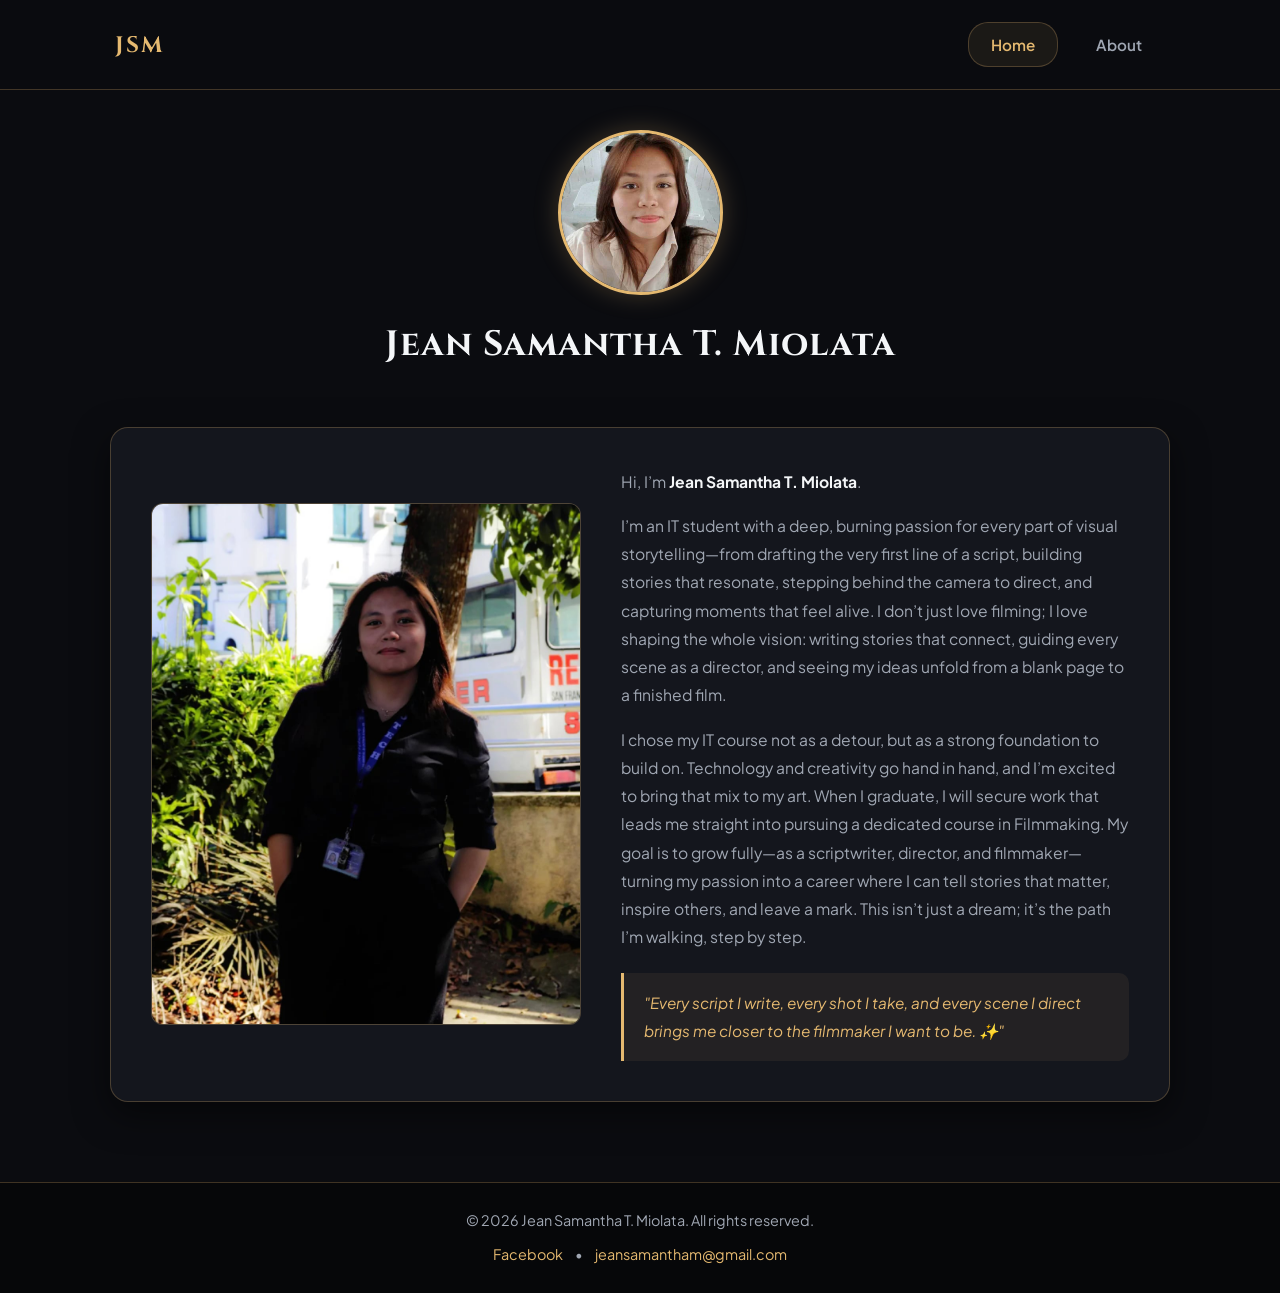
<file: index.html>
<!DOCTYPE html>
<html lang="en">
<head>
    <meta charset="UTF-8">
    <meta name="viewport" content="width=device-width, initial-scale=1.0">
    <title>Jean Samantha T. Miolata - Home</title>
   
    <link rel="preconnect" href="https://fonts.googleapis.com">
    <link rel="preconnect" href="https://fonts.gstatic.com" crossorigin>
    <link href="https://fonts.googleapis.com/css2?family=Cinzel:wght@600;700&family=Plus+Jakarta+Sans:wght@300;400;500;600&display=swap" rel="stylesheet">
    
    <link rel="icon" type="image/png" href="IMG/spider-man-comic-new-logo-png_seeklogo-130400.png">
    <link rel = "stylesheet" href = "styles.css">
    
</head>
<body>

    <header class="navbar">
        <div class="logo">JSM</div>
        <nav class="nav-links">
            <a href="index.html" class="active">Home</a>
            <a href="about.html">About</a>
        </nav>
    </header>

    <main class="container">
        <section class="hero-section slide-up">
            <div class="profile-frame">
                <img src="IMG/profile.jpg" alt="Jean Samantha T. Miolata" class="profile-img">
            </div>
            <h1 class="hero-name">Jean Samantha T. Miolata</h1>
        </section>

        <section class="content-grid slide-up">
            <div class="featured-image-container">
                <img src="IMG/b9471d90-be53-4b78-a941-9d4c828d182d.jpg" alt="Jean Samantha T. Miolata Featured Photo" class="featured-img">
            </div>
            <div class="description-container">
                <p>Hi, I’m <strong>Jean Samantha T. Miolata</strong>.</p>
                <p>I’m an IT student with a deep, burning passion for every part of visual storytelling—from drafting the very first line of a script, building stories that resonate, stepping behind the camera to direct, and capturing moments that feel alive. I don’t just love filming; I love shaping the whole vision: writing stories that connect, guiding every scene as a director, and seeing my ideas unfold from a blank page to a finished film.</p>
                <p>I chose my IT course not as a detour, but as a strong foundation to build on. Technology and creativity go hand in hand, and I’m excited to bring that mix to my art. When I graduate, I will secure work that leads me straight into pursuing a dedicated course in Filmmaking. My goal is to grow fully—as a scriptwriter, director, and filmmaker—turning my passion into a career where I can tell stories that matter, inspire others, and leave a mark. This isn’t just a dream; it’s the path I’m walking, step by step.</p>
                <blockquote class="quote">
                    "Every script I write, every shot I take, and every scene I direct brings me closer to the filmmaker I want to be. ✨"
                </blockquote>
            </div>
        </section>
    </main>

    <footer>
        <div class="footer-content">
            <p>&copy; 2026 Jean Samantha T. Miolata. All rights reserved.</p>
            <div class="contact-links">
                <a href="https://www.facebook.com/jeansamantha.miolata" target="_blank" rel="noopener noreferrer">Facebook</a>
                <span class="divider">&bull;</span>
                <a href="mailto:jeansamantham@gmail.com">jeansamantham@gmail.com</a>
            </div>
        </div>
    </footer>

</body>
</html>
</file>
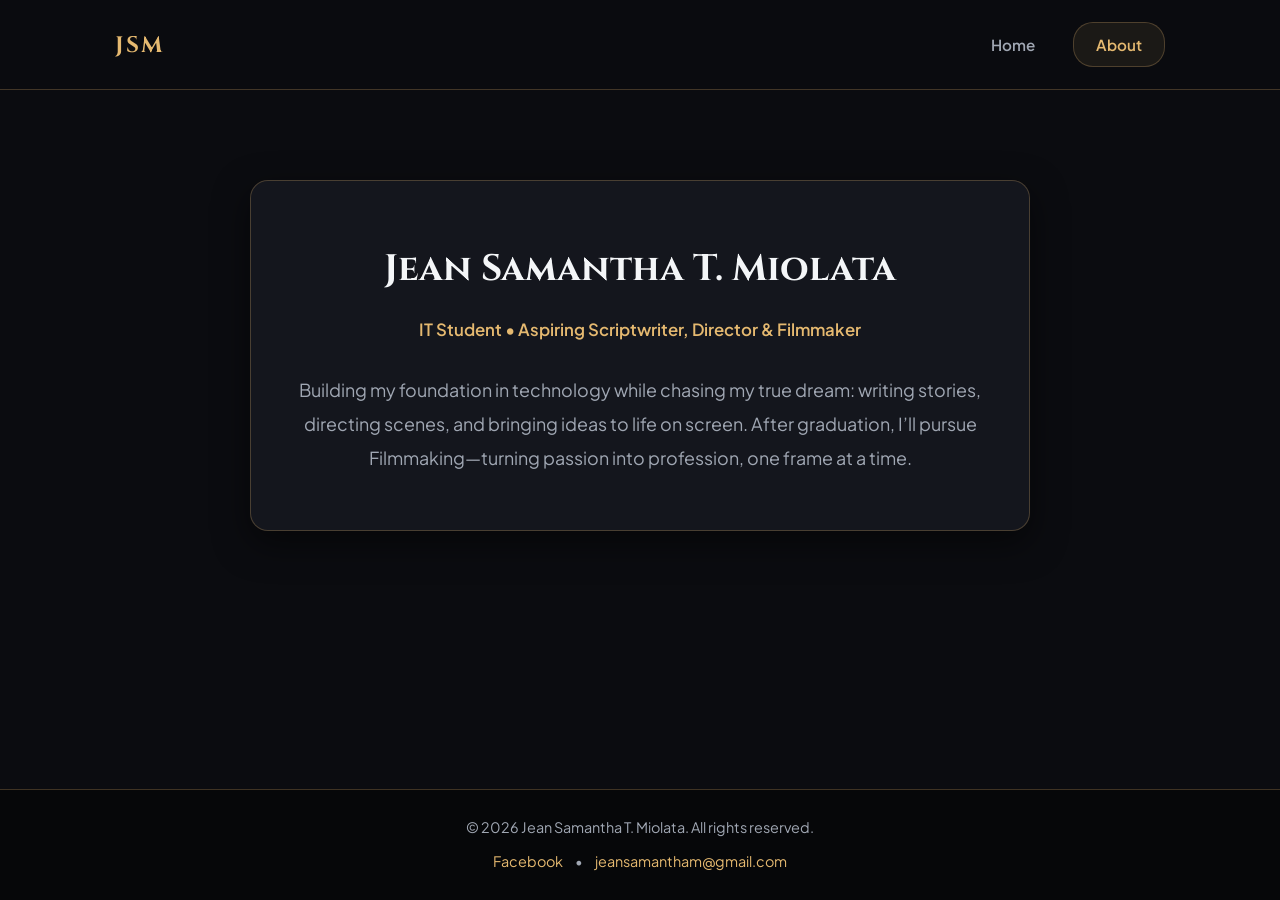
<file: about.html>
<!DOCTYPE html>
<html lang="en">
<head>
    <meta charset="UTF-8">
    <meta name="viewport" content="width=device-width, initial-scale=1.0">
    <title>About - Jean Samantha T. Miolata</title>
    
    <link rel="preconnect" href="https://fonts.googleapis.com">
    <link rel="preconnect" href="https://fonts.gstatic.com" crossorigin>
    <link href="https://fonts.googleapis.com/css2?family=Cinzel:wght@600;700&family=Plus+Jakarta+Sans:wght@300;400;500;600&display=swap" rel="stylesheet">

    <link rel = "stylesheet" href = "styles.css">
</head>
<body>

    <header class="navbar">
        <div class="logo">JSM</div>
        <nav class="nav-links">
            <a href="index.html">Home</a>
            <a href="about.html" class="active">About</a>
        </nav>
    </header>

    <main class="container">
        <section class="about-card slide-up">
            <div class="about-header">
                <h1>Jean Samantha T. Miolata</h1>
                <p class="subtitle">IT Student • Aspiring Scriptwriter, Director & Filmmaker</p>
            </div>
            <div class="about-body">
                <p>
                    Building my foundation in technology while chasing my true dream: writing stories, directing scenes, and bringing ideas to life on screen. After graduation, I’ll pursue Filmmaking—turning passion into profession, one frame at a time.
                </p>
            </div>
        </section>
    </main>

    <footer>
        <div class="footer-content">
            <p>&copy; 2026 Jean Samantha T. Miolata. All rights reserved.</p>
            <div class="contact-links">
                <a href="https://www.facebook.com/jeansamantha.miolata" target="_blank" rel="noopener noreferrer">Facebook</a>
                <span class="divider">&bull;</span>
                <a href="mailto:jeansamantham@gmail.com">jeansamantham@gmail.com</a>
            </div>
        </div>
    </footer>

</body>
</html>
</file>
<file: styles.css>
:root {
    --bg-main: #0b0c10;
    --card-bg: #14161d;
    --accent-gold: #e5b970;
    --text-light: #f4f6f8;
    --text-dim: #a0a7b3;
    --border-glow: rgba(229, 185, 112, 0.25);
    --font-head: 'Cinzel', serif;
    --font-body: 'Plus Jakarta Sans', sans-serif;
}

*, *::before, *::after {
    margin: 0;
    padding: 0;
    box-sizing: border-box;
}

body {
    background: var(--bg-main);
    color: var(--text-light);
    font-family: var(--font-body);
    line-height: 1.8;
    min-height: 100vh;
    display: flex;
    flex-direction: column;
    overflow-x: hidden;
}


.navbar {
    display: flex;
    justify-content: space-between;
    align-items: center;
    padding: 22px 9%;
    background: rgba(11, 12, 16, 0.95);
    border-bottom: 1px solid var(--border-glow);
    position: sticky;
    top: 0;
    z-index: 1000;
    backdrop-filter: blur(10px);
}

.logo {
    font-family: var(--font-head);
    font-size: 1.4rem;
    font-weight: 700;
    color: var(--accent-gold);
    letter-spacing: 2px;
}

.nav-links {
    display: flex;
    gap: 15px;
}

.nav-links a {
    color: var(--text-dim);
    text-decoration: none;
    font-size: 0.95rem;
    font-weight: 600;
    padding: 8px 22px;
    border-radius: 20px;
    border: 1px solid transparent;
    transition: all 0.3s ease;
}

.nav-links a:hover,
.nav-links a.active {
    color: var(--accent-gold);
    border-color: var(--border-glow);
    background: rgba(229, 185, 112, 0.08);
}


.container {
    max-width: 1100px;
    width: 100%;
    margin: 0 auto;
    padding: 40px 20px 80px;
    flex: 1;
}


.hero-section {
    text-align: center;
    margin-bottom: 50px;
}

.profile-frame {
    width: 165px;
    height: 165px;
    margin: 0 auto 18px;
    border-radius: 50%;
    border: 3px solid var(--accent-gold);
    box-shadow: 0 0 25px var(--border-glow);
    overflow: hidden;
    background: #1a1d24;
}

.profile-img {
    width: 100%;
    height: 100%;
    object-fit: cover;
}

.hero-name {
    font-family: var(--font-head);
    font-size: 2.2rem;
    letter-spacing: 1px;
    word-wrap: break-word;
}


.content-grid {
    display: grid;
    grid-template-columns: 1.1fr 1.3fr;
    gap: 40px;
    align-items: center;
    background: var(--card-bg);
    padding: 40px;
    border-radius: 18px;
    border: 1px solid var(--border-glow);
    box-shadow: 0 12px 35px rgba(0, 0, 0, 0.5);
}

.featured-image-container {
    border-radius: 12px;
    overflow: hidden;
    border: 1px solid var(--border-glow);
    background: #1a1d24;
}

.featured-img {
    width: 100%;
    height: 100%;
    max-height: 520px;
    object-fit: cover;
    display: block;
}

.description-container p {
    color: var(--text-dim);
    margin-bottom: 16px;
    font-size: 0.98rem;
}

.description-container strong {
    color: var(--text-light);
}

.quote {
    margin-top: 22px;
    padding: 16px 20px;
    background: rgba(229, 185, 112, 0.07);
    border-left: 3px solid var(--accent-gold);
    color: var(--accent-gold);
    font-style: italic;
    border-radius: 0 10px 10px 0;
    font-size: 0.96rem;
}


.about-card {
    background: var(--card-bg);
    padding: 55px 45px;
    border-radius: 18px;
    border: 1px solid var(--border-glow);
    text-align: center;
    max-width: 780px;
    margin: 50px auto 0;
    box-shadow: 0 12px 35px rgba(0, 0, 0, 0.5);
}

.about-header h1 {
    font-family: var(--font-head);
    font-size: 2.3rem;
    margin-bottom: 12px;
    word-wrap: break-word;
}

.about-header .subtitle {
    color: var(--accent-gold);
    font-size: 1.05rem;
    font-weight: 600;
    margin-bottom: 28px;
}

.about-body p {
    color: var(--text-dim);
    font-size: 1.12rem;
    line-height: 1.9;
}


.slide-up {
    animation: slideUp 0.8s ease-out forwards;
}

@keyframes slideUp {
    from { opacity: 0; transform: translateY(25px); }
    to { opacity: 1; transform: translateY(0); }
}


footer {
    background: #060709;
    border-top: 1px solid var(--border-glow);
    padding: 25px 20px;
    text-align: center;
    font-size: 0.9rem;
    color: var(--text-dim);
    margin-top: auto;
}

.footer-content p {
    margin-bottom: 8px;
}

.contact-links a {
    color: var(--accent-gold);
    text-decoration: none;
    word-break: break-word;
    transition: opacity 0.3s ease;
}

.contact-links a:hover {
    text-decoration: underline;
}

.divider {
    margin: 0 10px;
}


@media (max-width: 850px) {
    .navbar { padding: 16px 5%; }
    .content-grid { grid-template-columns: 1fr; gap: 25px; padding: 25px 20px; }
    .hero-name { font-size: 1.7rem; }
    .profile-frame { width: 140px; height: 140px; }
    .featured-img { max-height: 380px; }
    .about-card { padding: 35px 25px; margin-top: 20px; }
    .about-header h1 { font-size: 1.8rem; }
}

@media (max-width: 480px) {
    .navbar { flex-direction: column; gap: 12px; padding: 15px 4%; }
    .nav-links a { padding: 6px 16px; font-size: 0.88rem; }
    .hero-name { font-size: 1.4rem; }
    .profile-frame { width: 120px; height: 120px; }
    .quote { padding: 12px 14px; font-size: 0.9rem; }
    .about-card { padding: 25px 18px; }
    .divider { display: block; margin: 4px 0; visibility: hidden; }
}
</file>
